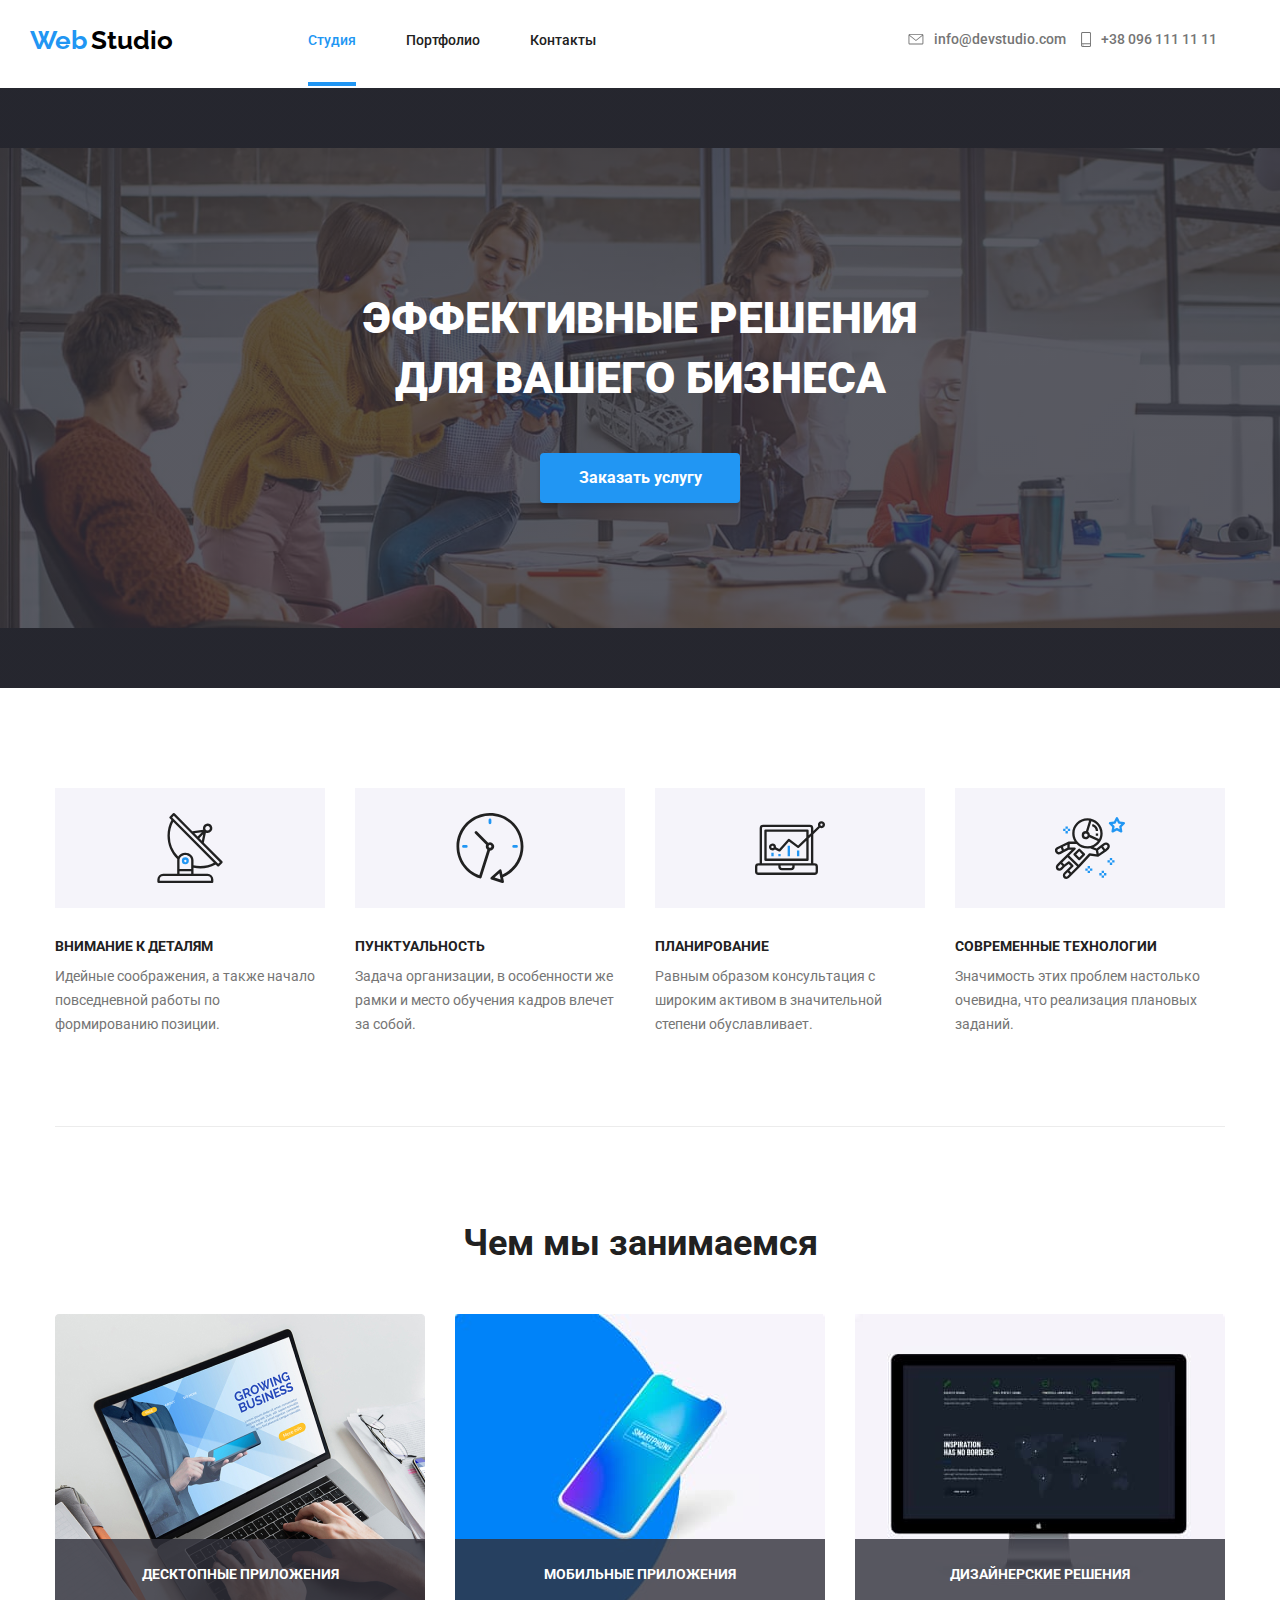
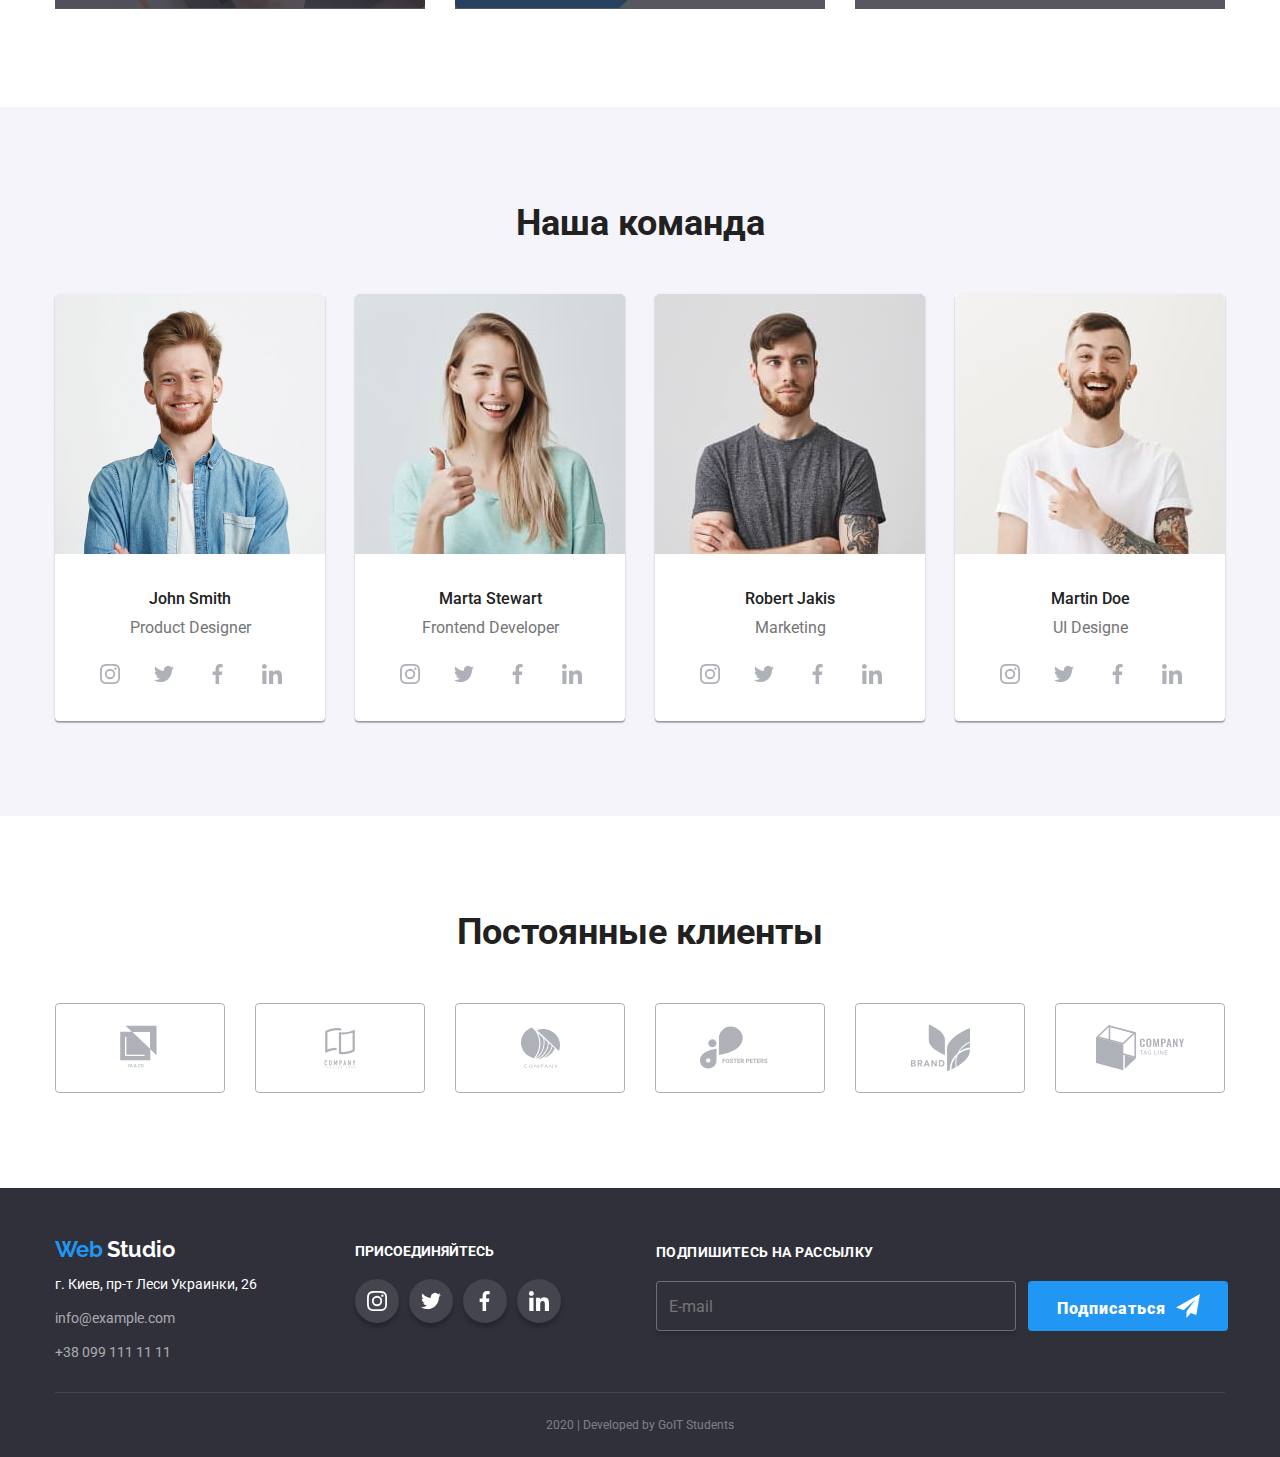
<file: index.html>
<!DOCTYPE html>
<html lang="en">
  <head>
    <meta charset="UTF-8" />
    <meta name="viewport" content="width=device-width, initial-scale=1.0" />
    <link
      href="https://fonts.googleapis.com/css2?family=Raleway:wght@700&family=Roboto:wght@400;500;700;900&display=swap"
      rel="stylesheet"
    />
    <link rel="stylesheet" href="css/style.css" />
    <link rel="stylesheet" href="css/normalize.css" />
    <title>Web Studio</title>
  </head>

  <body>
    <!--LOgo and top navigation-->
    <header>
      <section class="header-section">
        <h2 class="invisible-item">Web studio</h2>
        <div class="header-container">
          <div class="section-nav-container">
            <div class="logo-container">
              <a class="logo-item" href="/"
                ><span class="color-web">Web</span>
                <span class="color-studio">Studio</span></a
              >
            </div>
            <nav>
              <div class="nav-container">
                <div class="nav-container-item">
                  <ul class="nav-list">
                    <li class="nav-item">
                      <a class="nav-link active-link" href="index.html"
                        >Студия</a
                      >
                    </li>
                    <li class="nav-item">
                      <a class="nav-link" href="portfolio.html">Портфолио</a>
                    </li>
                    <li class="nav-item">
                      <a class="nav-link" href="#">Контакты</a>
                    </li>
                  </ul>
                </div>
                <div class="adress-item-container">
                  <ul class="adress-list">
                    <li class="adress-item">
                      <div class="number-site-container">
                        <a class="number-site" href="mailto:info@devstudio.com">
                          <svg class="icon-letter">
                            <use
                              href="./images/icon-sprite.svg#icon-envelope"
                            ></use>
                          </svg>
                          info@devstudio.com</a
                        >
                      </div>
                    </li>
                    <li class="adress-item">
                      <div class="number-site-container">
                        <a class="number-site" href="tel:+380961111111">
                          <svg class="icon-smartfone">
                            <use
                              href="./images/icon-sprite.svg#icon-smartphone"
                            ></use>
                          </svg>
                          +38 096 111 11 11</a
                        >
                      </div>
                    </li>
                  </ul>
                </div>
              </div>
            </nav>
          </div>
        </div>
      </section>
    </header>
    <main>
      <!---Banner-->
      <section class="banner">
        <h2 class="invisible-item">Баннер</h2>
        <div class="banner-container">
          <div class="banner-hero-icon">
            <div class="banner-item-container">
              <h1 class="banner-title">
                эффективные решения<br />
                для вашего бизнеса
              </h1>

              <button data-modal-open class="banner-button">
                Заказать услугу
              </button>
              <div class="is-hidden backdrop" data-modal>
                <form class="banner-drop" autocomplete="off">
                  <h2 class="form-title">
                    Оставьте свои данные, мы вам перезвоним
                  </h2>

                  <ul class="banner-form-list">
                    <li class="banner-form-item">
                      <input
                        class="form-banner"
                        placeholder=" "
                        name="name"
                        id="name"
                        type="text"
                      />
                      <label class="banner-label-text" for="name">Имя</label>
                      <svg class="banner-icon">
                        <use href="./images/icon-sprite.svg#icon-name"></use>
                      </svg>
                    </li>
                    <li class="banner-form-item">
                      <input
                        class="form-banner"
                        placeholder=" "
                        name="number"
                        id="number"
                        type="tel"
                      />
                      <label class="banner-label-text" for="number"
                        >Телефон</label
                      >
                      <svg class="banner-icon">
                        <use href="./images/icon-sprite.svg#icon-tel-1"></use>
                      </svg>
                    </li>
                    <li class="banner-form-item">
                      <input
                        class="form-banner"
                        placeholder=" "
                        id="email"
                        name="email"
                        type="email"
                      />
                      <label class="banner-label-text" for="email">Почта</label>
                      <svg class="banner-icon">
                        <use href="./images/icon-sprite.svg#icon-letter"></use>
                      </svg>
                    </li>
                    <li class="banner-form-item">
                      <textarea
                        placeholder="Комментарий"
                        name="textarea"
                        id="textarea"
                      ></textarea>
                    </li>
                    <li class="banner-form-item-bottom">
                      <input
                        class="form-checkbox"
                        id="checkbox"
                        name="checkbox"
                        type="checkbox"
                      />
                      <label class="label-checkbox" for="checkbox"
                        >Соглашаюсь с рассылкой и принимаю
                        <a href="">Условия договора</a></label
                      >
                    </li>
                    <li class="">
                      <input
                        class="send-form"
                        type="submit"
                        value="Отправить"
                      />
                    </li>
                  </ul>
                  <div class="close-modal-container">
                    <input
                      type="button"
                      class="banner-form-close"
                      name="close-modal"
                      id="close-modal"
                      value=" "
                      data-modal-close
                    />
                    <label class="icon-close" for="close-modal">
                      <svg class="close-modal-icon">
                        <use
                          href="./images/icon-sprite.svg#icon-Vector-close"
                        ></use></svg
                    ></label>
                  </div>
                </form>
              </div>
            </div>
          </div>
        </div>
      </section>
      <!---Advantages image-->
      <section class="advantages-section">
        <h2 class="invisible-item">Преимущества</h2>
        <div class="advantages-container">
          <ul class="advantages-list">
            <li class="advantages-item">
              <div class="icon-container">
                <svg class="icon-advantages">
                  <use href="./images/icon-sprite.svg#icon-antenna"></use>
                </svg>
              </div>
              <h3 class="advantages-title">Внимание к деталям</h3>
              <p>
                Идейные соображения, а также начало повседневной работы по
                формированию позиции.
              </p>
            </li>
            <li class="advantages-item">
              <div class="icon-container">
                <svg class="icon-advantages">
                  <use href="./images/icon-sprite.svg#icon-clock-1"></use>
                </svg>
              </div>
              <h3 class="advantages-title">Пунктуальность</h3>
              <p>
                Задача организации, в особенности же рамки и место обучения
                кадров влечет за собой.
              </p>
            </li>
            <li class="advantages-item">
              <div class="icon-container">
                <svg class="icon-advantages">
                  <use href="./images/icon-sprite.svg#icon-diagram"></use>
                </svg>
              </div>
              <h3 class="advantages-title">Планирование</h3>
              <p>
                Равным образом консультация с широким активом в значительной
                степени обуславливает.
              </p>
            </li>
            <li class="advantages-item">
              <div class="icon-container">
                <svg class="icon-advantages">
                  <use href="./images/icon-sprite.svg#icon-astronaut"></use>
                </svg>
              </div>
              <h3 class="advantages-title">Современные технологии</h3>
              <p>
                Значимость этих проблем настолько очевидна, что реализация
                плановых заданий.
              </p>
            </li>
          </ul>
        </div>
      </section>
      <!--Portfolio-->
      <section class="portfolio main-section">
        <h2 class="section-title">Чем мы занимаемся</h2>
        <div class="portfolio-container">
          <ul class="portfolio-list">
            <li class="portfolio-item">
              <img src="images/img.jpg" alt="notepad" />
              <div class="portfolio-title-container">
                <h3>Десктопные приложения</h3>
              </div>
            </li>
            <li class="portfolio-item">
              <img src="images/box.jpg" alt="mobile image" />
              <div class="portfolio-title-container">
                <h3>Мобильные приложения</h3>
              </div>
            </li>
            <li class="portfolio-item">
              <img src="images/img_2.jpg" alt="" />
              <div class="portfolio-title-container">
                <h3>Дизайнерские решения</h3>
              </div>
            </li>
          </ul>
        </div>
      </section>
      <!--Team container-->
      <div class="team-container">
        <section class="team main-section">
          <h2 class="section-title">Наша команда</h2>
          <ul class="team-list">
            <li class="team-item">
              <img
                class="photo-item"
                src="images/john_smith.jpg"
                alt="Product Designer photo"
              />
              <p class="name-item">John Smith</p>
              <p class="specialty">Product Designer</p>
              <ul class="team-social-network-list">
                <li class="team-social-network-item">
                  <a class="social-link" href="">
                    <svg class="social-icon">
                      <use href="./images/icon-sprite.svg#icon-instagram"></use>
                    </svg>
                  </a>
                </li>
                <li class="team-social-network-item">
                  <a class="social-link" href="">
                    <svg class="social-icon link-item">
                      <use href="./images/icon-sprite.svg#icon-twitter"></use>
                    </svg>
                  </a>
                </li>
                <li class="team-social-network-item">
                  <a class="social-link" href="">
                    <svg class="social-icon">
                      <use href="./images/icon-sprite.svg#icon-facebook"></use>
                    </svg>
                  </a>
                </li>
                <li class="team-social-network-item">
                  <a class="social-link" href="">
                    <svg class="social-icon">
                      <use href="./images/icon-sprite.svg#icon-linkedin"></use>
                    </svg>
                  </a>
                </li>
              </ul>
            </li>
            <li class="team-item">
              <img
                class="photo-item"
                src="images/marta_stewart.jpg"
                alt="Frontend Developer photo"
              />
              <p class="name-item">Marta Stewart</p>
              <p class="specialty">Frontend Developer</p>
              <ul class="team-social-network-list">
                <li class="team-social-network-item">
                  <a class="social-link" href="">
                    <svg class="social-icon">
                      <use href="./images/icon-sprite.svg#icon-instagram"></use>
                    </svg>
                  </a>
                </li>
                <li class="team-social-network-item">
                  <a class="social-link" href="">
                    <svg class="social-icon link-item">
                      <use href="./images/icon-sprite.svg#icon-twitter"></use>
                    </svg>
                  </a>
                </li>
                <li class="team-social-network-item">
                  <a class="social-link" href="">
                    <svg class="social-icon">
                      <use href="./images/icon-sprite.svg#icon-facebook"></use>
                    </svg>
                  </a>
                </li>
                <li class="team-social-network-item">
                  <a class="social-link" href="">
                    <svg class="social-icon">
                      <use href="./images/icon-sprite.svg#icon-linkedin"></use>
                    </svg>
                  </a>
                </li>
              </ul>
            </li>
            <li class="team-item">
              <img
                class="photo-item"
                src="images/robert_jakis.jpg"
                alt="Marketing photo"
              />
              <p class="name-item">Robert Jakis</p>
              <p class="specialty">Marketing</p>
              <ul class="team-social-network-list">
                <li class="team-social-network-item">
                  <a class="social-link" href="">
                    <svg class="social-icon">
                      <use href="./images/icon-sprite.svg#icon-instagram"></use>
                    </svg>
                  </a>
                </li>
                <li class="team-social-network-item">
                  <a class="social-link" href="">
                    <svg class="social-icon link-item">
                      <use href="./images/icon-sprite.svg#icon-twitter"></use>
                    </svg>
                  </a>
                </li>
                <li class="team-social-network-item">
                  <a class="social-link" href="">
                    <svg class="social-icon">
                      <use href="./images/icon-sprite.svg#icon-facebook"></use>
                    </svg>
                  </a>
                </li>
                <li class="team-social-network-item">
                  <a class="social-link" href="">
                    <svg class="social-icon">
                      <use href="./images/icon-sprite.svg#icon-linkedin"></use>
                    </svg>
                  </a>
                </li>
              </ul>
            </li>
            <li class="team-item">
              <img
                class="photo-item"
                src="images/martin_doe.jpg"
                alt="UI Designer photo"
              />
              <p class="name-item">Martin Doe</p>
              <p class="specialty">UI Designe</p>
              <ul class="team-social-network-list">
                <li class="team-social-network-item">
                  <a class="social-link" href="">
                    <svg class="social-icon">
                      <use href="./images/icon-sprite.svg#icon-instagram"></use>
                    </svg>
                  </a>
                </li>
                <li class="team-social-network-item">
                  <a class="social-link" href="">
                    <svg class="social-icon link-item">
                      <use href="./images/icon-sprite.svg#icon-twitter"></use>
                    </svg>
                  </a>
                </li>
                <li class="team-social-network-item">
                  <a class="social-link" href="">
                    <svg class="social-icon">
                      <use href="./images/icon-sprite.svg#icon-facebook"></use>
                    </svg>
                  </a>
                </li>
                <li class="team-social-network-item">
                  <a class="social-link" href="">
                    <svg class="social-icon">
                      <use href="./images/icon-sprite.svg#icon-linkedin"></use>
                    </svg>
                  </a>
                </li>
              </ul>
            </li>
          </ul>
        </section>
      </div>
      <!--Customer-->
      <section class="customer main-section">
        <h2 class="invisible-item">Партнеры</h2>
        <div class="customer-container">
          <h2 class="section-title">Постоянные клиенты</h2>
          <ul class="customer-list">
            <li class="customer-item">
              <a class="customer-link" href="">
                <svg class="logo-1 customer-svg">
                  <use href="./images/icon-sprite.svg#icon-logo-1"></use>
                </svg>
              </a>
            </li>
            <li class="customer-item">
              <a class="customer-link" href="">
                <svg class="logo-2 customer-svg">
                  <use href="./images/icon-sprite.svg#icon-logo_2"></use>
                </svg>
              </a>
            </li>
            <li class="customer-item">
              <a class="customer-link" href="">
                <svg class="logo-3 customer-svg">
                  <use href="./images/icon-sprite.svg#icon-logo_3"></use>
                </svg>
              </a>
            </li>
            <li class="customer-item">
              <a class="customer-link" href="">
                <svg class="logo-4 customer-svg">
                  <use href="./images/icon-sprite.svg#icon-logo_4"></use>
                </svg>
              </a>
            </li>
            <li class="customer-item">
              <a class="customer-link" href="">
                <svg class="logo-5 customer-svg">
                  <use href="./images/icon-sprite.svg#icon-logo_5"></use>
                </svg>
              </a>
            </li>
            <li class="customer-item">
              <a class="customer-link" href="">
                <svg class="logo-6 customer-svg">
                  <use href="./images/icon-sprite.svg#icon-logo_6"></use>
                </svg>
              </a>
            </li>
          </ul>
        </div>
      </section>
      <!--Bottom container, logo , adress and social network-->
      <div class="adress-container">
        <div class="logo-adress-bot-container">
          <section>
            <h2 class="invisible-item">Адрес</h2>
            <div class="logo-adress-container">
              <a class="logo-item" href="/"
                ><span class="color-web-bot">Web</span>
                <span class="color-studio-white">Studio</span></a
              >
              <address>
                <ul class="adress-list-bottom">
                  <li class="adress-item-bottom">
                    <p>г. Киев, пр-т Леси Украинки, 26</p>
                  </li>
                  <li class="adress-item-bottom">
                    <a class="adress-site-number" href="#">info@example.com</a>
                  </li>
                  <li class="adress-item-bottom">
                    <a class="adress-site-number" href="tel:+"
                      >+38 099 111 11 11</a
                    >
                  </li>
                </ul>
              </address>
            </div>
          </section>
          <section class="social-network">
            <h2 class="invisible-item">Социальные сети</h2>
            <div class="social-network-container">
              <p>присоединяйтесь</p>
              <ul class="social-network-list-studio">
                <li class="social-item-bottom right-line">
                  <a class="bottom-social-link" href="">
                    <svg class="bottom-icon">
                      <use href="./images/icon-sprite.svg#icon-instagram"></use>
                    </svg>
                  </a>
                </li>
                <li class="social-item-bottom right-line">
                  <a class="bottom-social-link" href="">
                    <svg class="bottom-icon">
                      <use href="./images/icon-sprite.svg#icon-twitter"></use>
                    </svg>
                  </a>
                </li>
                <li class="social-item-bottom right-line">
                  <a class="bottom-social-link" href="">
                    <svg class="bottom-icon">
                      <use href="./images/icon-sprite.svg#icon-facebook"></use>
                    </svg>
                  </a>
                </li>
                <li class="social-item-bottom right-line">
                  <a class="bottom-social-link" href="">
                    <svg class="bottom-icon">
                      <use
                        href="./images/icon-sprite.svg#icon-linkedin"
                      ></use></svg
                  ></a>
                </li>
              </ul>
            </div>
          </section>
          <section class="mailing">
            <div class="mailing-container">
              <h2 class="invisible-item">Рассылка</h2>

              <form class="mailing-site" autocomplete="off">
                <label class="label-mail" for="send-mail"
                  >подпишитесь на рассылку
                </label>
                <div class="input-container">
                  <input
                    class="form-input"
                    type="email"
                    id="send-mail"
                    placeholder="E-mail"
                  />
                  <div class="form-submit-container">
                    <input
                      type="submit"
                      class="form-send-mail"
                      name="bottom-email"
                      id="form-send-mail"
                    />
                    <label class="form-submit" for="form-send-mail">
                      Подписаться
                      <svg class="botton-icon">
                        <use
                          href="./images/icon-sprite.svg#icon-icon_send"
                        ></use>
                      </svg>
                    </label>
                  </div>
                </div>
              </form>
            </div>
          </section>
        </div>
      </div>
    </main>
    <footer>
      <p>2020 | Developed by GoIT Students</p>
    </footer>
    <script src="./JavaScript/script.js"></script>
  </body>
</html>
</file>
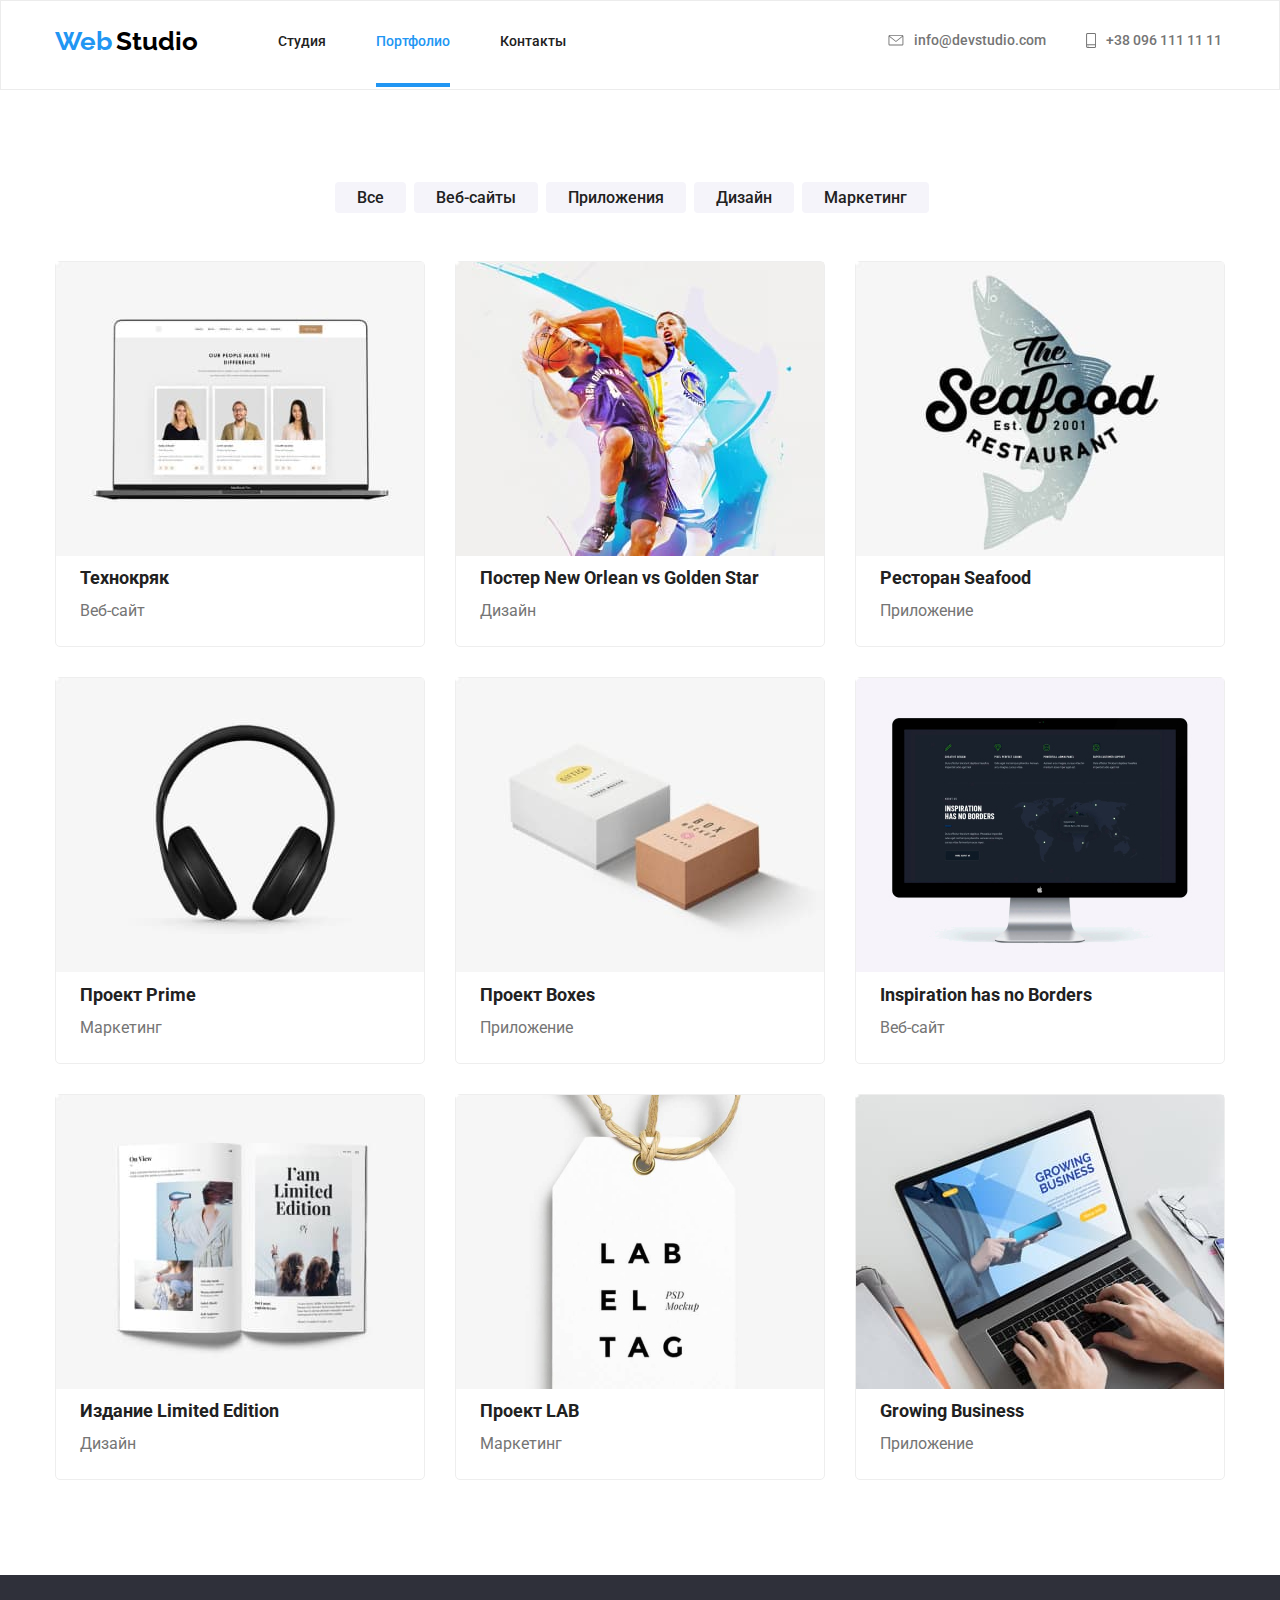
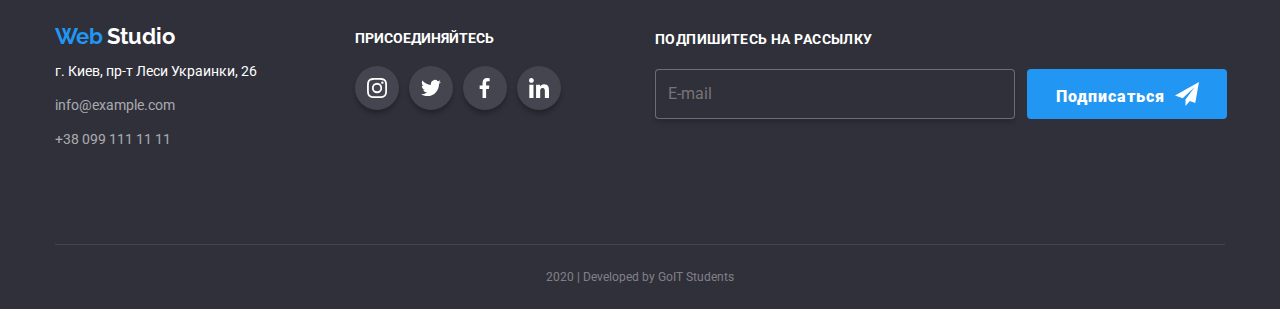
<file: portfolio.html>
<!DOCTYPE html>
<html lang="en">
  <head>
    <meta charset="UTF-8" />
    <meta name="viewport" content="width=device-width, initial-scale=1.0" />
    <title>Portfolio</title>
    <link
      rel="stylesheet"
      href="https://fonts.googleapis.com/css2?family=Raleway:wght@700&family=Roboto:wght@400;500;700;900&display=swap"
    />
    <link rel="stylesheet" href="css/normalize.css" />
    <link rel="stylesheet" href="css/portfolio.css" />
  </head>

  <body>
    <header>
      <div class="header-container">
        <section class="header-section">
          <h2 class="invisible-item">Web studio</h2>
          <div class="section-nav-container">
            <div class="logo-container">
              <a class="logo-item" href="/"
                ><span class="color-web">Web</span>
                <span class="color-studio">Studio</span></a
              >
            </div>
            <nav>
              <div class="nav-container">
                <div class="nav-container-item">
                  <ul class="nav-list">
                    <li class="nav-item">
                      <a class="nav-link" href="index.html">Студия</a>
                    </li>
                    <li class="nav-item">
                      <a class="nav-link active-link" href="portfolio.html"
                        >Портфолио</a
                      >
                    </li>
                    <li class="nav-item">
                      <a class="nav-link" href="#">Контакты</a>
                    </li>
                  </ul>
                </div>
                <div class="adress-item-container">
                  <ul class="adress-list">
                    <li class="adress-item">
                      <div class="number-site-container">
                        <a class="number-site" href="mailto:info@devstudio.com">
                          <svg class="icon-letter">
                            <use
                              href="./images/icon-sprite.svg#icon-envelope"
                            ></use>
                          </svg>
                          info@devstudio.com</a
                        >
                      </div>
                    </li>
                    <li class="adress-item">
                      <div class="number-site-container">
                        <a class="number-site" href="tel:+380961111111">
                          <svg class="icon-smartfone">
                            <use
                              href="./images/icon-sprite.svg#icon-smartphone"
                            ></use>
                          </svg>
                          +38 096 111 11 11</a
                        >
                      </div>
                    </li>
                  </ul>
                </div>
              </div>
            </nav>
          </div>
        </section>
      </div>
    </header>
    <main>
      <section class="navigation-section">
        <h2 class="invisible-item">Навигация</h2>
        <div class="navigation-container">
          <ul class="navigtion-list">
            <li class="navigation-item item-position">
              <a class="navigation-link" href="">Все</a>
            </li>
            <li class="navigation-item item-position">
              <a class="navigation-link" href="">Веб-сайты</a>
            </li>
            <li class="navigation-item item-position">
              <a class="navigation-link" href="">Приложения</a>
            </li>
            <li class="navigation-item item-position">
              <a class="navigation-link" href="">Дизайн</a>
            </li>
            <li class="navigation-item item-position">
              <a class="navigation-link" href="">Маркетинг</a>
            </li>
          </ul>
        </div>
      </section>
      <div class="main-item-container">
        <ul class="main-list">
          <li class="main-item">
            <div class="image-container">
              <img src="images/tehno.jpg" alt="notepad" />
              <div class="hover-text-container">
                <p class="hover-text">
                  Технокряк это современная площадка распространения
                  коронавируса. Компании используют эту платформу для цифрового
                  шпионажа и атак на защищённые сервера конкурентов.
                </p>
              </div>
            </div>
            <div class="signature">
              <p class="top-signature">Технокряк</p>
              <p class="bot-signature">Веб-сайт</p>
            </div>
          </li>
          <li class="main-item">
            <div class="image-container">
              <img src="images/basketball.jpg" alt="" />
              <div class="hover-text-container">
                <p class="hover-text">
                  Lorem ipsum dolor sit amet consectetur adipisicing elit.
                  Tenetur iusto, ipsam qui fuga modi laborum reiciendis velit
                  asperiores perferendis?
                </p>
              </div>
            </div>
            <div class="signature">
              <p class="top-signature">Постер New Orlean vs Golden Star</p>
              <p class="bot-signature">Дизайн</p>
            </div>
          </li>
          <li class="main-item">
            <div class="image-container">
              <img src="images/restaurant.jpg" alt="" />
              <div class="hover-text-container">
                <p class="hover-text">
                  Lorem ipsum dolor sit amet consectetur adipisicing elit.
                  Tenetur iusto, ipsam qui fuga modi laborum reiciendis velit
                  asperiores perferendis?
                </p>
              </div>
            </div>
            <div class="signature">
              <p class="top-signature">Ресторан Seafood</p>
              <p class="bot-signature">Приложение</p>
            </div>
          </li>
          <li class="main-item">
            <div class="image-container">
              <img src="images/market.jpg" alt="" />
              <div class="hover-text-container">
                <p class="hover-text">
                  Lorem ipsum dolor sit amet consectetur adipisicing elit.
                  Tenetur iusto, ipsam qui fuga modi laborum reiciendis velit
                  asperiores perferendis?
                </p>
              </div>
            </div>
            <div class="signature">
              <p class="top-signature">Проект Prime</p>
              <p class="bot-signature">Маркетинг</p>
            </div>
          </li>
          <li class="main-item">
            <div class="image-container">
              <img src="images/attachment.jpg" alt="" />
              <div class="hover-text-container">
                <p class="hover-text">
                  Lorem ipsum dolor sit amet consectetur adipisicing elit.
                  Tenetur iusto, ipsam qui fuga modi laborum reiciendis velit
                  asperiores perferendis?
                </p>
              </div>
            </div>
            <div class="signature">
              <p class="top-signature">Проект Boxes</p>
              <p class="bot-signature">Приложение</p>
            </div>
          </li>
          <li class="main-item">
            <div class="image-container">
              <img src="images/web.jpg" alt="" />
              <div class="hover-text-container">
                <p class="hover-text">
                  Lorem ipsum dolor sit amet consectetur adipisicing elit.
                  Tenetur iusto, ipsam qui fuga modi laborum reiciendis velit
                  asperiores perferendis?
                </p>
              </div>
            </div>
            <div class="signature">
              <p class="top-signature">Inspiration has no Borders</p>
              <p class="bot-signature">Веб-сайт</p>
            </div>
          </li>
          <li class="main-item">
            <div class="image-container">
              <img src="images/design.jpg" alt="" />
              <div class="hover-text-container">
                <p class="hover-text">
                  Lorem ipsum dolor sit amet consectetur adipisicing elit.
                  Tenetur iusto, ipsam qui fuga modi laborum reiciendis velit
                  asperiores perferendis?
                </p>
              </div>
            </div>
            <div class="signature">
              <p class="top-signature">Издание Limited Edition</p>
              <p class="bot-signature">Дизайн</p>
            </div>
          </li>
          <li class="main-item">
            <div class="image-container">
              <img src="images/lab.jpg" alt="" />
              <div class="hover-text-container">
                <p class="hover-text">
                  Lorem ipsum dolor sit amet consectetur adipisicing elit.
                  Tenetur iusto, ipsam qui fuga modi laborum reiciendis velit
                  asperiores perferendis?
                </p>
              </div>
            </div>
            <div class="signature">
              <p class="top-signature">Проект LAB</p>
              <p class="bot-signature">Маркетинг</p>
            </div>
          </li>
          <li class="main-item">
            <div class="image-container">
              <img src="images/image.jpg" alt="" />
              <div class="hover-text-container">
                <p class="hover-text">
                  Lorem ipsum dolor sit amet consectetur adipisicing elit.
                  Tenetur iusto, ipsam qui fuga modi laborum reiciendis velit
                  asperiores perferendis?
                </p>
              </div>
            </div>
            <div class="signature">
              <p class="top-signature">Growing Business</p>
              <p class="bot-signature">Приложение</p>
            </div>
          </li>
        </ul>
      </div>
      <div class="adress-container">
        <section class="adress">
          <h2 class="invisible-item">Адрес</h2>
          <div class="logo-adress-bot-container">
            <a class="logo-item" href="/"
              ><span class="color-web-bot">Web</span>
              <span class="color-studio-white">Studio</span></a
            >
            <address>
              <ul class="adress-list-bottom">
                <li class="adress-item-bottom">
                  <p>г. Киев, пр-т Леси Украинки, 26</p>
                </li>
                <li class="adress-item-bottom">
                  <a class="adress-site-number" href="#">info@example.com</a>
                </li>
                <li class="adress-item-bottom">
                  <a class="adress-site-number" href="tel:+"
                    >+38 099 111 11 11</a
                  >
                </li>
              </ul>
            </address>
          </div>
          <div class="social-network-container">
            <section class="social-network">
              <h2 class="invisible-item">Социальные сети</h2>
              <p>присоединяйтесь</p>
              <ul class="social-network-list-studio">
                <li class="social-item-bottom right-line">
                  <a class="bottom-social-link" href="">
                    <svg class="bottom-icon">
                      <use href="./images/icon-sprite.svg#icon-instagram"></use>
                    </svg>
                  </a>
                </li>
                <li class="social-item-bottom right-line">
                  <a class="bottom-social-link" href="">
                    <svg class="bottom-icon">
                      <use href="./images/icon-sprite.svg#icon-twitter"></use>
                    </svg>
                  </a>
                </li>
                <li class="social-item-bottom right-line">
                  <a class="bottom-social-link" href="">
                    <svg class="bottom-icon">
                      <use href="./images/icon-sprite.svg#icon-facebook"></use>
                    </svg>
                  </a>
                </li>
                <li class="social-item-bottom right-line">
                  <a class="bottom-social-link" href="">
                    <svg class="bottom-icon">
                      <use href="./images/icon-sprite.svg#icon-linkedin"></use>
                    </svg>
                  </a>
                </li>
              </ul>
            </section>
          </div>
          <div class="mailing-container">
            <section class="mailing">
              <h2 class="invisible-item">Рассылка</h2>
              <form class="mailing-site" autocomplete="off">
                <label class="label-mail" for="send-mail"
                  >подпишитесь на рассылку
                </label>
                <div class="input-container">
                  <input
                    class="form-input"
                    type="email"
                    name="email"
                    id="send-mail"
                    placeholder="E-mail"
                  />
                  <div class="form-submit-container">
                    <input
                      type="submit"
                      class="form-send-mail"
                      name="bottom-email"
                      id="form-send-mail"
                    />
                    <label class="form-submit" for="form-send-mail">
                      Подписаться
                      <svg class="botton-icon">
                        <use
                          href="./images/icon-sprite.svg#icon-icon_send"
                        ></use>
                      </svg>
                    </label>
                  </div>
                </div>
              </form>
            </section>
          </div>
        </section>
      </div>
    </main>
    <footer>
      <p>2020 | Developed by GoIT Students</p>
    </footer>
  </body>
</html>
</file>
<file: css/style.css>
* {
  margin: 0;
  padding: 0;
  box-sizing: border-box;
}
:root {
  --footer-color: #2f303a;
  --title-mailing: #2196f3;
  --time-function: cubic-bezier(0.4, 0, 0.2, 1);
  --time-duration: 250ms;
}
li {
  list-style-type: none;
}
.invisible-item {
  display: none;
}
.section-title {
  margin-bottom: 50px;
}
.main-section {
  padding-top: 95px;
}
.header-container {
  width: 100%;
}
.section-nav-container {
  width: 1220px;
  margin: auto;
  display: flex;
  align-items: center;
}
.header-section {
  padding-top: 25px;
  padding-bottom: 32px;
}
.logo-item {
  text-decoration: none;
}
.color-web {
  font-family: "Raleway";
  font-style: normal;
  font-weight: bold;
  font-size: 26px;
  line-height: 31px;
  color: var(--title-mailing);
}
.color-studio {
  font-family: "Raleway";
  font-style: normal;
  font-weight: bold;
  font-size: 26px;
  line-height: 31px;
  color: #000000;
}
nav a {
  font-family: "roboto";
  text-decoration: none;
  font-style: normal;
  font-weight: 500;
  font-size: 14px;
  line-height: 16px;
  color: #212121;
}
.nav-container {
  display: flex;
}
.nav-container-item {
  width: 295px;
  margin-left: 135px;
}
.nav-list {
  display: flex;
}
.nav-item:not(:last-child) {
  margin-right: 50px;
}
.nav-link {
  transition-property: color, border;
  transition-duration: var(--time-duration);
  transition-timing-function: var(--time-function);
  padding-bottom: 34px;
}
.nav-link:focus,
.nav-link:hover {
  color: var(--title-mailing);
  border-bottom: 4px solid var(--title-mailing);
}
.active-link {
  border-bottom: 4px solid var(--title-mailing);
  color: var(--title-mailing);
}
.adress-list {
  display: flex;
  width: 330px;
  margin-left: 305px;
}
.adress-item {
  display: inline-flex;
  justify-content: center;
  align-content: center;
}
.adress-item:not(:last-child) {
  margin-right: 15px;
}
.number-site {
  color: #757575;
  display: flex;
  align-items: center;
  transition-property: color;
  transition-duration: var(--time-duration);
  transition-timing-function: var(--time-function);
}
.number-site:focus,
.number-site:hover {
  color: #2196f3;
}
.icon-letter {
  fill: #757575;
  width: 16px;
  height: 11.2px;
  fill: currentColor;
  margin-right: 10px;
}
.icon-smartfone {
  width: 10px;
  height: 15px;
  fill: currentColor;
  margin-right: 10px;
}
.banner-container {
  width: 100%;
}
.banner-hero-icon {
  max-width: 1600px;
  height: 600px;
  background-size: cover;
  background-color: #000000;
  background-image: linear-gradient(
      to right,
      rgba(47, 48, 58, 0.8),
      rgba(47, 48, 58, 0.8)
    ),
    url(../images/Header_img.jpg);
  background-position: center;
  background-size: contain;
  background-repeat: no-repeat;
  text-align: center;
  margin: auto;
}

.banner-title {
  margin: 0;
  padding-top: 200px;
  font-family: "roboto";
  font-style: normal;
  font-weight: 900;
  font-size: 44px;
  line-height: 60px;
  text-transform: uppercase;
  color: #ffffff;
}
.banner-button {
  font-family: "roboto";
  text-decoration: none;
  font-style: normal;
  font-weight: bold;
  font-size: 16px;
  line-height: 30px;
  width: 200px;
  padding-top: 10px;
  padding-bottom: 10px;
  border: none;
  box-shadow: 0px 4px 4px rgba(0, 0, 0, 0.15);
  border-radius: 4px;
  background-color: var(--title-mailing);
  color: #ffffff;
  cursor: pointer;
  margin-top: 45px;
}
.advantages-container {
  width: 100%;
}
.advantages-section {
  padding-top: 100px;
}
.advantages-list {
  width: 1170px;
  margin: auto;
  display: flex;
  border-bottom: 1px solid #ececec;
}
.advantages-item {
  width: 270px;
}

.advantages-item:not(:last-child) {
  margin-right: 30px;
}
.advantages-title {
  font-family: "roboto";
  text-transform: uppercase;
  font-style: normal;
  font-weight: bold;
  font-size: 14px;
  line-height: 16px;
  color: #212121;
  margin-bottom: 10px;
}
.icon-container {
  display: flex;
  justify-content: center;
  background-color: #f5f4fa;
  margin-bottom: 30px;
  justify-content: center;
}
.icon-advantages {
  width: 70px;
  height: 70px;
  margin: 25px 0;
}

.advantages-item p {
  font-family: "roboto";
  font-style: normal;
  font-weight: normal;
  font-size: 14px;
  line-height: 24px;
  color: #757575;
  margin-bottom: 90px;
}
.portfolio-container {
  width: 100%;
}
.portfolio-list {
  width: 1170px;
  margin: auto;
  display: flex;
  position: relative;
  z-index: 1;
}
.portfolio-item {
  margin-bottom: 95px;
  text-align: center;
}
.portfolio-item:not(:last-child) {
  width: 370px;
  margin-right: 30px;
}
.portfolio h2 {
  text-align: center;
  font-family: "roboto";
  font-style: normal;
  font-weight: bold;
  font-size: 36px;
  line-height: 42px;
  color: #212121;
}
.portfolio-title-container {
  background-color: rgba(47, 48, 58, 0.8);
  width: 370px;
  height: 70px;
  display: flex;
  align-items: center;
  justify-content: center;
  position: absolute;
  top: 225px;
  z-index: 100;
}
.portfolio h3 {
  font-family: "roboto";
  font-style: normal;
  font-weight: bold;
  font-size: 14px;
  line-height: 16px;
  text-transform: uppercase;
  color: #ffffff;
}
.team-container {
  width: 100%;
  background-color: #f5f4fa;
}
.team-list {
  width: 1170px;
  margin: auto;
  display: flex;
}
.team-item {
  background-color: #ffffff;
  box-shadow: 0px 2px 1px rgba(0, 0, 0, 0.2), 0px 1px 1px rgba(0, 0, 0, 0.14),
    0px 1px 3px rgba(0, 0, 0, 0.12);
  border-radius: 4px;
  margin-bottom: 95px;
}
.team-item:not(:last-child) {
  margin-right: 30px;
}
.team-social-network-list {
  width: 205px;
  display: flex;
  margin: auto;
  margin-bottom: 25px;
  background-color: #ffffff;
}
.team-social-network-item {
  margin-right: 10px;
}
.social-link {
  width: 44px;
  height: 44px;
  border-radius: 50%;
  display: flex;
  justify-content: center;
  align-items: center;
  cursor: pointer;
  transition-property: background-color;
  transition-duration: var(--time-duration);
  transition-timing-function: var(--time-function);
}
.social-link:focus,
.social-link:hover {
  background-color: var(--title-mailing);
}
.social-link:focus svg,
.social-link:hover svg {
  fill: #ffffff;
}
.social-icon {
  width: 20px;
  height: 20px;
  fill: #afb1b8;
  transition-property: fill;
  transition-duration: var(--time-duration);
  transition-timing-function: var(--time-function);
}
.photo-item {
  margin-bottom: 30px;
}
.team h2 {
  text-align: center;
  font-family: "roboto";
  font-style: normal;
  font-weight: bold;
  font-size: 36px;
  line-height: 42px;
  color: #212121;
}
.name-item {
  text-align: center;
  font-family: "roboto";
  font-style: normal;
  font-weight: 500;
  font-size: 16px;
  line-height: 19px;
  color: #212121;
  margin-bottom: 10px;
}
.specialty {
  text-align: center;
  font-family: "roboto";
  font-style: normal;
  font-weight: normal;
  font-size: 16px;
  line-height: 19px;
  color: #757575;
  margin-bottom: 15px;
}
.customer-container {
  width: 100%;
}
.customer-list {
  display: flex;
  width: 1170px;
  margin: auto;
}
.logo-1 {
  width: 44.27px;
}
.logo-2 {
  width: 40px;
}
.logo-3 {
  width: 41px;
}
.logo-4 {
  width: 80px;
}
.logo-5 {
  width: 59px;
}
.logo-6 {
  width: 88.48px;
}
.customer-svg {
  fill: #afb1b8;
  transition-property: fill;
  transition-duration: var(--time-duration);
  transition-timing-function: var(--time-function);
}
.customer-link {
  width: 170px;
  height: 90px;
  border: 1px solid #afb1b8;
  border-radius: 4px;
  display: flex;
  margin-bottom: 95px;
  align-items: center;
  justify-content: center;
  cursor: pointer;
  overflow: hidden;
  transition-property: border;
  transition-duration: var(--time-duration);
  transition-timing-function: var(--time-function);
}
.customer-link:focus,
.customer-link:hover {
  border-color: var(--title-mailing);
}
.customer-link:focus svg,
.customer-link:hover svg {
  fill: var(--title-mailing);
}
.customer-item:not(:last-child) {
  margin-right: 30px;
}
.customer h2 {
  text-align: center;
  font-family: "roboto";
  font-style: normal;
  font-weight: bold;
  font-size: 36px;
  line-height: 42px;
  color: #212121;
}
footer {
  background-color: var(--footer-color);
  display: flex;
  justify-content: center;
  padding-top: 20px;
  padding-bottom: 20px;
}
footer p {
  font-family: "roboto";
  font-style: normal;
  font-weight: normal;
  font-size: 12px;
  line-height: 24px;
  color: rgba(255, 255, 255, 0.4);
}
.adress-container {
  width: 100%;
  background-color: var(--footer-color);
}
.logo-adress-bot-container {
  background-color: var(--footer-color);
  width: 1170px;
  display: flex;
  margin: auto;
  border-bottom: 1px solid rgba(255, 255, 255, 0.1);
}
.logo-adress-container {
  margin-top: 48px;
  margin-bottom: 28px;
}
.adress-list-bottom {
  width: 230px;
  flex-direction: column;
  justify-content: center;
  margin-top: 10px;
}
.adress-item-bottom:not(:first-child) {
  margin-top: 10px;
}
.social-network-container {
  margin-left: 70px;
  margin-top: 55px;
}
.social-network-list-studio {
  display: flex;
  margin-top: 20px;
}
.social-item-bottom {
  width: 44px;
  height: 44px;
  justify-content: center;
}
.right-line:not(:last-child) {
  margin-right: 10px;
}
.bottom-social-link {
  width: 44px;
  height: 44px;
  border-radius: 50%;
  background-color: rgba(255, 255, 255, 0.1);
  display: flex;
  align-items: center;
  justify-content: center;
  box-shadow: 0px 4px 4px rgba(0, 0, 0, 0.25);
  cursor: pointer;
  transition-property: background-color;
  transition-duration: var(--time-duration);
  transition-timing-function: var(--time-function);
}
.bottom-social-link:focus,
.bottom-social-link:hover {
  background-color: var(--title-mailing);
}
.bottom-icon {
  width: 20px;
  height: 20px;
  fill: #ffffff;
}
.mailing-container {
  width: 570px;
  display: flex;
  margin-top: 55px;
}
.color-web-bot {
  font-family: "Raleway";
  font-style: normal;
  font-weight: bold;
  font-size: 22px;
  line-height: 26px;
  color: var(--title-mailing);
}
.color-studio-white {
  font-family: "Raleway";
  font-style: normal;
  font-weight: bold;
  font-size: 22px;
  line-height: 26px;
  color: #ffffff;
}
address p {
  font-family: "roboto";
  font-style: normal;
  font-weight: normal;
  font-size: 14px;
  line-height: 24px;
  color: #ffffff;
  margin: 0;
}
address a {
  font-family: "roboto";
  text-decoration: none;
  font-style: normal;
  font-weight: normal;
  font-size: 14px;
  line-height: 24px;
  color: rgba(255, 255, 255, 0.6);
}
.social-network p {
  font-family: "roboto";
  font-style: normal;
  font-weight: bold;
  font-size: 14px;
  line-height: 16px;
  text-transform: uppercase;
  color: #ffffff;
}
.mailing p {
  font-family: "roboto";
  font-style: normal;
  font-weight: bold;
  font-size: 14px;
  line-height: 16px;
  text-transform: uppercase;
  color: #ffffff;
}
.mailing-site {
  justify-content: center;
  align-items: center;
  margin-left: 95px;
}

.label-mail {
  text-decoration: none;
  color: #ffffff;
  font-style: normal;
  font-family: "Roboto";
  font-style: normal;
  font-weight: bold;
  font-size: 14px;
  line-height: 16px;
  letter-spacing: 0.03em;
  text-transform: uppercase;
}
.form-input {
  width: 360px;
  height: 50px;
  background-color: #2f303a;
  border: 1px solid rgba(255, 255, 255, 0.3);
  box-shadow: 0px 4px 4px rgba(0, 0, 0, 0.15);
  border-radius: 4px;
  padding: 18px 12px;
  color: #ffffff;
  font-family: "roboto";
}
.input-container {
  display: flex;
  margin-top: 20px;
}
.form-send-mail {
  display: none;
}
.form-submit-container {
  position: relative;
}
.botton-icon {
  width: 24px;
  height: 24px;
  position: absolute;
  right: 28px;
  top: 13px;
}
.form-submit {
  position: absolute;
  padding: 13px 0 0 29px;
  display: block;
  margin-left: 12px;
  width: 200px;
  height: 50px;
  background-color: var(--title-mailing);
  font-family: "Roboto";
  font-style: normal;
  font-weight: 900;
  font-size: 16px;
  line-height: 30px;
  letter-spacing: 0.06em;
  color: #ffffff;
  border: none;
  border-radius: 4px;
  cursor: pointer;
}
.banner-drop {
  position: relative;
  top: 210px;
  margin: auto;
  width: 450px;
  height: 610px;
  box-shadow: 0px 2px 1px rgba(0, 0, 0, 0.2), 0px 1px 1px rgba(0, 0, 0, 0.14),
    0px 1px 3px rgba(0, 0, 0, 0.12);
  border-radius: 4px;
  background-color: #ffffff;
}
.banner-form-list {
  margin-top: 30px;
}
.banner-form-item {
  position: relative;
}
.banner-form-item:not(:first-child) {
  margin-top: 30px;
}
.form-banner {
  width: 370px;
  height: 40px;
  border: 1px solid rgba(33, 33, 33, 0.2);
  border-radius: 4px;
  outline: none;
  padding-left: 42px;
}
textarea {
  width: 370px;
  height: 120px;
  margin-top: 30px;
  resize: none;
  border: 1px solid rgba(33, 33, 33, 0.2);
  border-radius: 4px;
  padding: 12px 16px 0 16px;
  outline: none;
}
textarea::placeholder {
  font-family: Roboto;
  font-style: normal;
  font-weight: normal;
  font-size: 14px;
  line-height: 16px;
  letter-spacing: 0.01em;
}
textarea:focus {
  border: 1px solid var(--title-mailing);
}

.form-title {
  font-family: "Roboto";
  font-style: normal;
  font-weight: bold;
  font-size: 20px;
  line-height: 30px;
  color: #212121;
  padding: 40px 40px 0 40px;
}
.is-hidden {
  opacity: 0;
  visibility: hidden;
  pointer-events: none;
}
.backdrop {
  position: fixed;
  top: 0;
  left: 0;
  visibility: visible;
  width: 100%;
  height: 100%;
  background-color: rgba(0, 0, 0, 0.2);
  z-index: 50;
}
.form-banner:focus {
  border: 1px solid var(--title-mailing);
}
.banner-label-text {
  font-family: "Roboto";
  font-style: normal;
  font-weight: normal;
  font-size: 14px;
  line-height: 16px;
  letter-spacing: 0.01em;
  color: #757575;
  position: absolute;
  left: 80px;
  top: 12px;
  transition-property: transform;
  transition-duration: 250ms;
  transition-timing-function: var(--time-function);
}
.form-banner:focus + .banner-label-text,
.form-banner:not(:placeholder-shown) + .banner-label-text {
  transform: translate(-25px, -30px);
  color: var(--title-mailing);
}
.send-form {
  width: 200px;
  height: 50px;
  color: #ffffff;
  background-color: #188ce8;
  outline: none;
  font-family: "Roboto";
  font-style: normal;
  font-weight: bold;
  font-size: 16px;
  line-height: 30px;
  box-shadow: 0px 4px 4px rgba(0, 0, 0, 0.15);
  border-radius: 4px;
  border: none;
  cursor: pointer;
  margin-top: 31px;
}
.banner-form-item-bottom {
  margin-top: 20px;
  display: inline-flex;
}
.banner-form-item-bottom a {
  color: #2196f3;
}
.label-checkbox {
  font-family: Roboto;
  font-style: normal;
  font-weight: normal;
  font-size: 12px;
  line-height: 14px;
  letter-spacing: 0.03em;
  color: #757575;
}
.form-checkbox {
  margin-right: 8px;
  width: 16px;
  height: 15px;
}
.banner-icon {
  width: 13px;
  height: 13px;
  position: absolute;
  top: 13px;
  left: 58px;
  transition-property: transform;
  transition-duration: 250ms;
  transition-timing-function: var(--time-function);
}

.form-banner:focus ~ svg,
.form-banner:not(:placeholder-shown) ~ svg {
  fill: #2196f3;
}
.close-modal-container {
  position: absolute;
  width: 30px;
  height: 30px;
  right: 8px;
  top: 8px;
  border: 1px solid rgba(0, 0, 0, 0.1);
  border-radius: 50%;
  display: flex;
  align-items: center;
  justify-content: center;
}
.banner-form-close {
  display: none;
}
.close-modal-icon {
  width: 11px;
  height: 11px;
  cursor: pointer;
}
.close-modal-icon:hover {
  fill: #2196f3;
}
</file>
<file: css/portfolio.css>
* {
  margin: 0;
  padding: 0;
  box-sizing: border-box;
}

:root {
  --footer-color: #2f303a;
  --title-mailing: #2196f3;
  --time-function: cubic-bezier(0.4, 0, 0.2, 1);
  --time-duration: 250ms;
}
li {
  list-style-type: none;
}
.invisible-item {
  display: none;
}
.header-container {
  width: 100%;
  border: 1px solid #ececec;
}
.header-section {
  padding-top: 25px;
  padding-bottom: 32px;
}
.section-nav-container {
  width: 1170px;
  margin: auto;
  display: flex;
  align-items: center;
}
.logo-item {
  text-decoration: none;
}
.nav-container {
  display: flex;
}
.nav-container-item {
  width: 295px;
  margin-left: 80px;
}
.nav-list {
  display: flex;
}
.nav-item:not(:last-child) {
  margin-right: 50px;
}
.nav-link {
  transition-property: color, border;
  transition-duration: var(--time-duration);
  transition-timing-function: var(--time-function);
  padding-bottom: 34px;
}
.nav-link:focus,
.nav-link:hover {
  color: var(--title-mailing);
  border-bottom: 4px solid var(--title-mailing);
}
.adress-list {
  display: flex;
  margin-left: 305px;
}
.adress-item {
  display: flex;
  justify-content: center;
}
.adress-item:not(:last-child) {
  margin-right: 30px;
}
.color-web {
  font-family: "Raleway";
  font-style: normal;
  font-weight: bold;
  font-size: 26px;
  line-height: 31px;
  color: var(--title-mailing);
}
.color-studio {
  font-family: "Raleway";
  font-style: normal;
  font-weight: bold;
  font-size: 26px;
  line-height: 31px;
  color: #000000;
}
nav a {
  font-family: "roboto";
  text-decoration: none;
  font-style: normal;
  font-weight: 500;
  font-size: 14px;
  line-height: 16px;
  color: #212121;
}
.number-site-container {
  margin-left: 10px;
}
.number-site {
  color: #757575;
  display: flex;
  align-items: center;
  cursor: pointer;
  transition-property: color;
  transition-duration: var(--time-duration);
  transition-timing-function: var(--time-function);
}
.number-site:focus,
.number-site:hover {
  color: #2196f3;
}
.active-link {
  border-bottom: 4px solid var(--title-mailing);
  color: var(--title-mailing);
}
.icon-letter {
  fill: #757575;
  width: 16px;
  height: 11.2px;
  fill: currentColor;
  margin-right: 10px;
}
.icon-smartfone {
  width: 10px;
  height: 15px;
  fill: currentColor;
  margin-right: 10px;
}
.navigation-section {
  padding-top: 95px;
}
.navigation-container {
  width: 610px;
  margin: auto;
}
.navigtion-list {
  display: flex;
}
.navigation-item {
  margin-bottom: 50px;
}
.navigation-link {
  background-color: #f5f4fa;
  border-radius: 4px;
  padding: 6px 22px 6px 22px;
  margin-bottom: 50px;
  cursor: pointer;
  transition-property: background-color;
  transition-duration: var(--time-duration);
  transition-timing-function: var(--time-function);
}
.navigation-link:focus,
.navigation-link:hover {
  background-color: var(--title-mailing);
}
.navigation-link {
  transition-property: color;
  transition-duration: var(--time-duration);
  transition-timing-function: var(--time-function);
}
.navigation-link:focus,
.navigation-item:hover a {
  color: #ffffff;
}

.item-position:not(:last-child) {
  margin-right: 8px;
}
.main-item-container {
  width: 1200px;
  margin: auto;
  padding-left: 15px;
  padding-right: 15px;
}
.main-list {
  display: flex;
  flex-wrap: wrap;
  margin-bottom: 95px;
}
.main-item {
  width: 370px;
  border: 1px solid #eeeeee;
  border-radius: 5px;
  margin-right: 30px;
  cursor: pointer;
  transition-property: box-shadow;
  transition-duration: var(--time-duration);
  transition-timing-function: var(--time-function);
}
.image-container {
  position: relative;
  overflow: hidden;
}
.hover-text {
  font-family: Roboto;
  font-style: normal;
  font-weight: normal;
  font-size: 18px;
  line-height: 28px;
  color: #ffffff;
  padding: 63px 24px 0 24px;
}
.hover-text-container {
  overflow: hidden;
  opacity: 0;
  width: 100%;
  height: 100%;
  position: absolute;
  background-color: rgba(33, 150, 243, 0.9);
  border-radius: 5px;
  transition-property: transform;
  transition-duration: var(--time-duration);
  transition-timing-function: var(--time-function);
}
.image-container:hover .hover-text-container {
  transform: translateY(-100%);
  opacity: 1;
}
.main-item:focus,
.main-item:hover {
  box-shadow: 1px 4px 6px rgba(0, 0, 0, 0.16), 0px 4px 4px rgba(0, 0, 0, 0.06),
    0px 1px 1px rgba(0, 0, 0, 0.12);
  border-radius: 5px;
}
.signature {
  width: 320px;
  margin: auto;
  margin-bottom: 20px;
}
.main-item:nth-child(3n) {
  margin-right: 0;
}
.main-item:nth-child(n + 4) {
  margin-top: 30px;
}
.navigation-container a {
  font-family: "roboto";
  text-decoration: none;
  font-style: normal;
  font-weight: 500;
  font-size: 16px;
  line-height: 26px;
  color: #212121;
}
.top-signature {
  font-family: "roboto";
  font-style: normal;
  font-weight: 700;
  font-size: 18px;
  line-height: 36px;
  color: #212121;
}
.bot-signature {
  font-family: "roboto";
  font-style: normal;
  font-weight: normal;
  font-size: 16px;
  line-height: 30px;
  color: #757575;
}
.adress-container {
  width: 100%;
  background-color: var(--footer-color);
}
footer {
  background-color: var(--footer-color);
  display: flex;
  justify-content: center;
  padding-top: 20px;
  padding-bottom: 20px;
}
footer p {
  font-family: "roboto";
  font-style: normal;
  font-weight: 400;
  font-size: 12px;
  line-height: 24px;
  color: rgba(255, 255, 255, 0.4);
}
.adress-container {
  width: 100%;
  background-color: var(--footer-color);
}
.adress {
  background-color: var(--footer-color);
  width: 1170px;
  display: flex;
  margin: auto;
  border-bottom: 1px solid rgba(255, 255, 255, 0.1);
  padding-bottom: 30px;
}
.logo-adress-bot-container {
  margin-top: 48px;
}
.adress-list-bottom {
  width: 230px;
  flex-direction: column;
  justify-content: center;
  margin-top: 10px;
}
.adress-item-bottom:not(:first-child) {
  margin-top: 10px;
}
.social-network-container {
  width: 205px;
  margin-top: 55px;
  margin-left: 70px;
}
.bottom-social-link {
  width: 44px;
  height: 44px;
  border-radius: 50%;
  background-color: rgba(255, 255, 255, 0.1);
  display: flex;
  align-items: center;
  justify-content: center;
  box-shadow: 0px 4px 4px rgba(0, 0, 0, 0.25);
  cursor: pointer;
  transition-property: background-color;
  transition-duration: var(--time-duration);
  transition-timing-function: var(--time-function);
}
.bottom-social-link:focus,
.bottom-social-link:hover {
  background-color: var(--title-mailing);
}
.bottom-icon {
  width: 20px;
  height: 20px;
  fill: #ffffff;
}
.social-network-list-studio {
  display: flex;
  margin-top: 20px;
}
.social-item-bottom {
  width: 44px;
  height: 44px;
  justify-content: center;
}
.right-line:not(:last-child) {
  margin-right: 10px;
}

.color-web-bot {
  font-family: "Raleway";
  font-style: normal;
  font-weight: bold;
  font-size: 22px;
  line-height: 26px;
  color: var(--title-mailing);
}

.mailing-container {
  width: 570px;
  display: flex;
  margin-top: 55px;
  margin-bottom: 95px;
}

.color-studio-white {
  font-family: "Raleway";
  font-style: normal;
  font-weight: bold;
  font-size: 22px;
  line-height: 26px;
  color: #ffffff;
}
address p {
  font-family: "roboto";
  font-style: normal;
  font-weight: normal;
  font-size: 14px;
  line-height: 24px;
  color: #ffffff;
}
address a {
  font-family: "roboto";
  text-decoration: none;
  font-style: normal;
  font-weight: normal;
  font-size: 14px;
  line-height: 24px;
  color: rgba(255, 255, 255, 0.6);
}
.social-network p {
  font-family: "roboto";
  font-style: normal;
  font-weight: bold;
  font-size: 14px;
  line-height: 16px;
  text-transform: uppercase;
  color: #ffffff;
}
.mailing p {
  font-family: "roboto";
  font-style: normal;
  font-weight: 700;
  font-size: 14px;
  line-height: 16px;
  text-transform: uppercase;
  color: #ffffff;
}
.send-mail {
  font-family: "roboto";
  text-decoration: none;
  background-color: var(--title-mailing);
  color: #ffffff;
  font-style: 400;
  font-weight: 900;
  font-size: 16px;
  line-height: 30px;
}
.mailing-site {
  justify-content: center;
  align-items: center;
  margin-left: 95px;
}

.label-mail {
  text-decoration: none;
  color: #ffffff;
  font-style: normal;
  font-family: "Roboto";
  font-style: normal;
  font-weight: bold;
  font-size: 14px;
  line-height: 16px;
  letter-spacing: 0.03em;
  text-transform: uppercase;
}
.form-input {
  width: 360px;
  height: 50px;
  background-color: #2f303a;
  border: 1px solid rgba(255, 255, 255, 0.3);
  box-shadow: 0px 4px 4px rgba(0, 0, 0, 0.15);
  border-radius: 4px;
  padding: 18px 12px;
  color: #ffffff;
  font-family: "roboto";
}
.input-container {
  display: flex;
  margin-top: 20px;
}
.form-send-mail {
  display: none;
}
.form-submit-container {
  position: relative;
}
.botton-icon {
  width: 24px;
  height: 24px;
  position: absolute;
  right: 28px;
  top: 13px;
}
.form-submit {
  position: absolute;
  padding: 13px 0 0 29px;
  display: block;
  margin-left: 12px;
  width: 200px;
  height: 50px;
  background-color: var(--title-mailing);
  font-family: "Roboto";
  font-style: normal;
  font-weight: 900;
  font-size: 16px;
  line-height: 30px;
  letter-spacing: 0.06em;
  color: #ffffff;
  border: none;
  border-radius: 4px;
  cursor: pointer;
}
</file>
